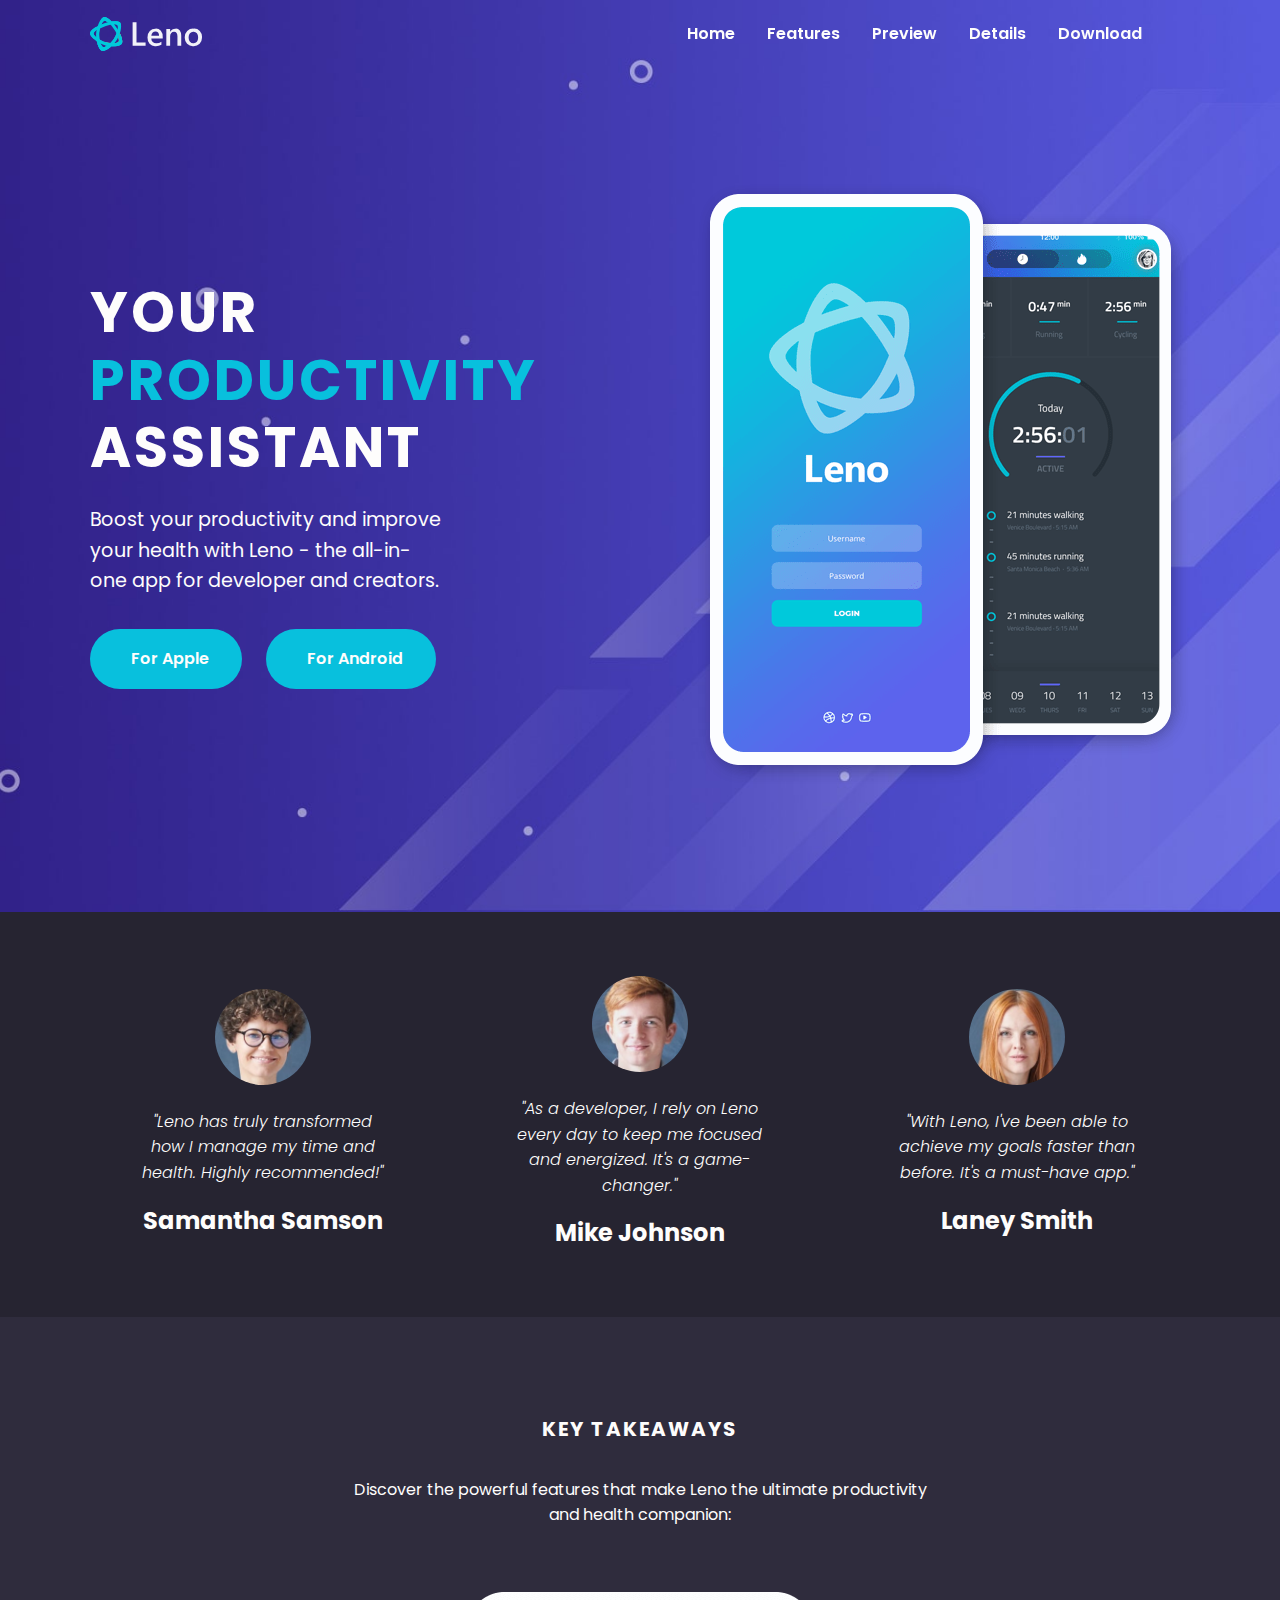
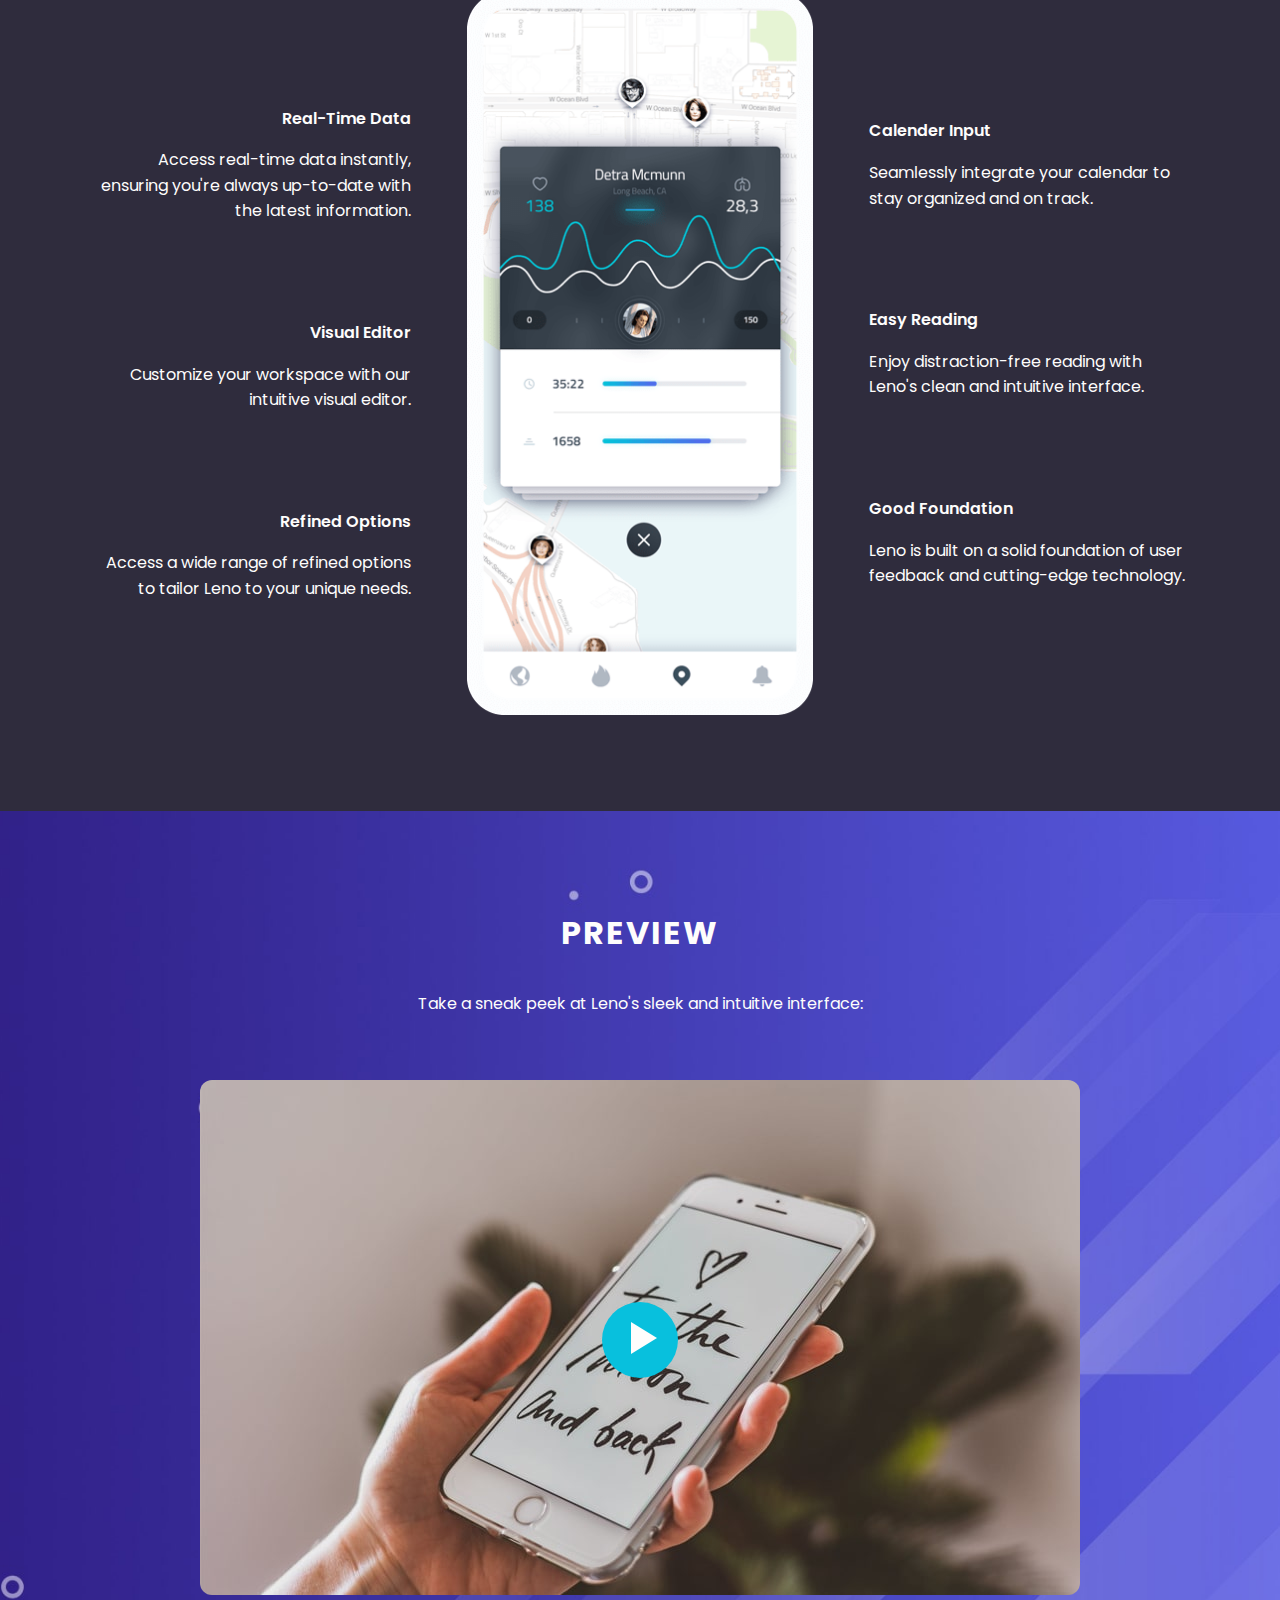
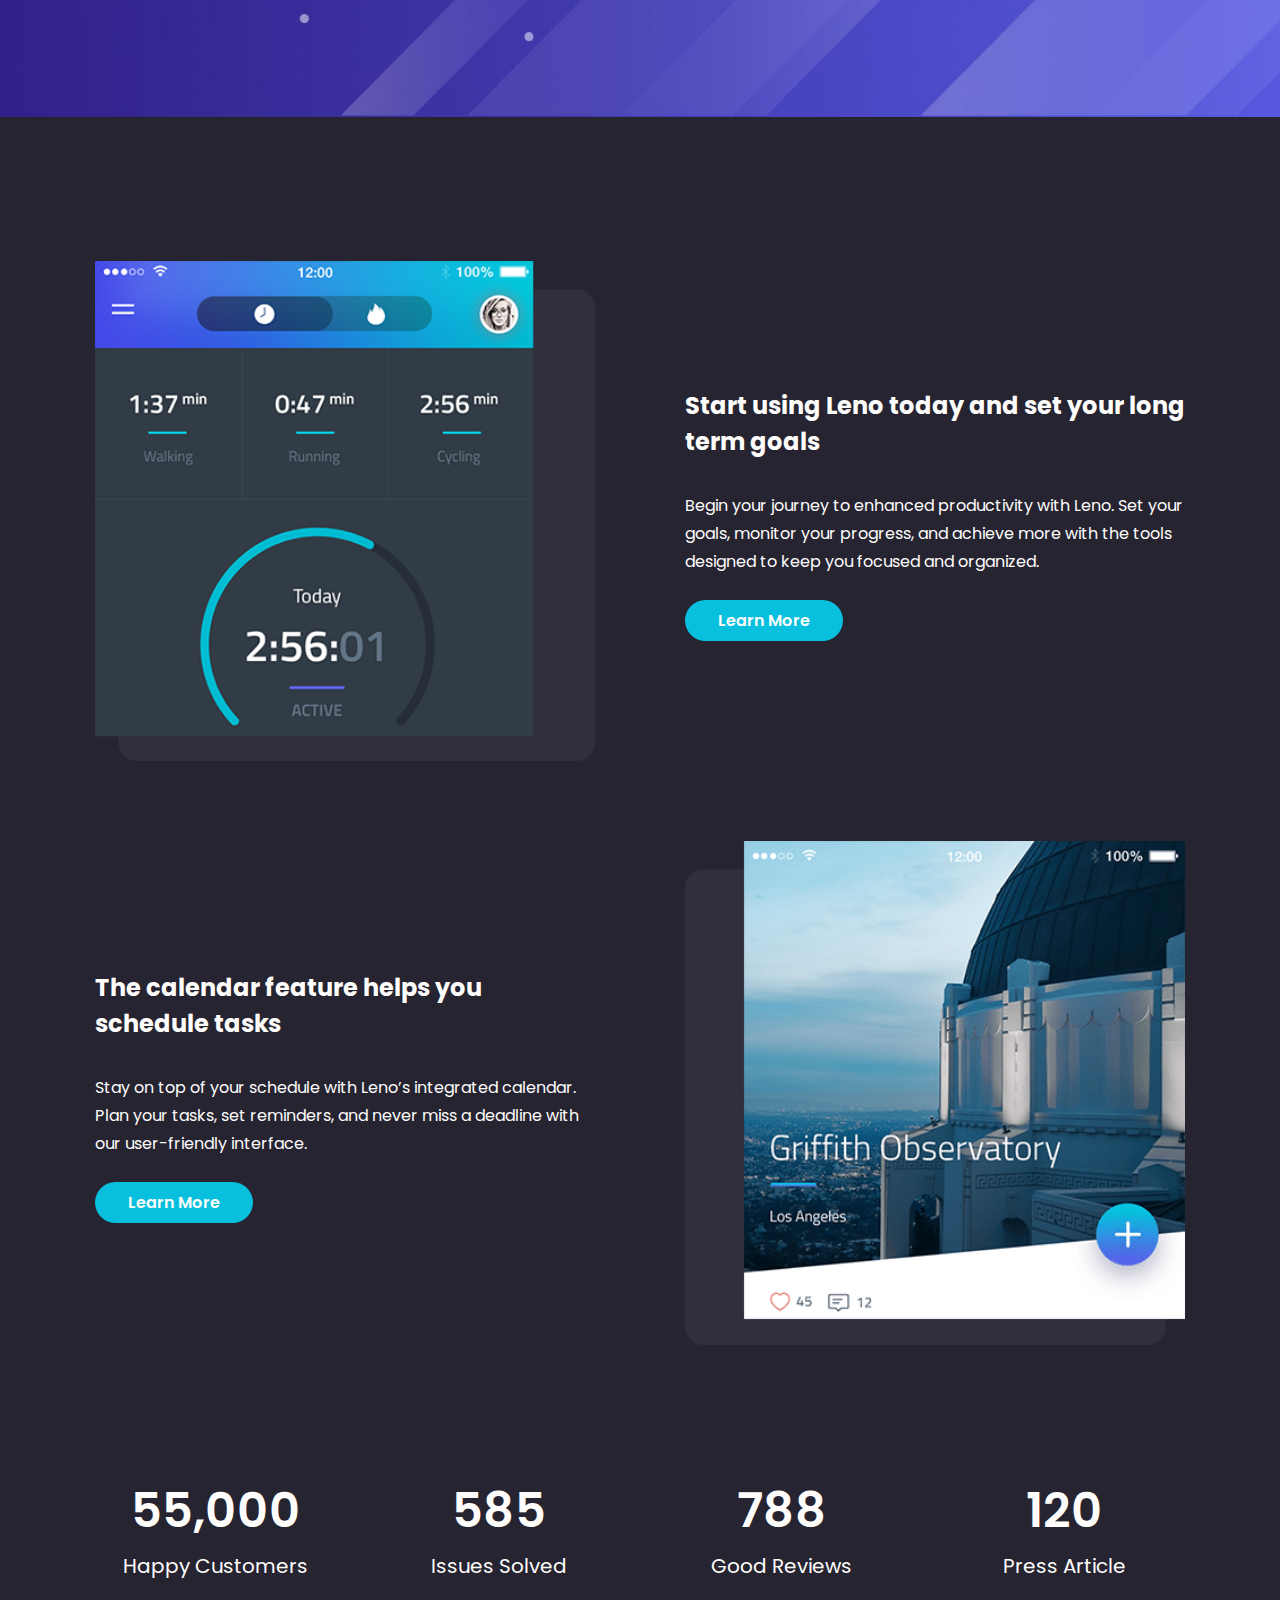
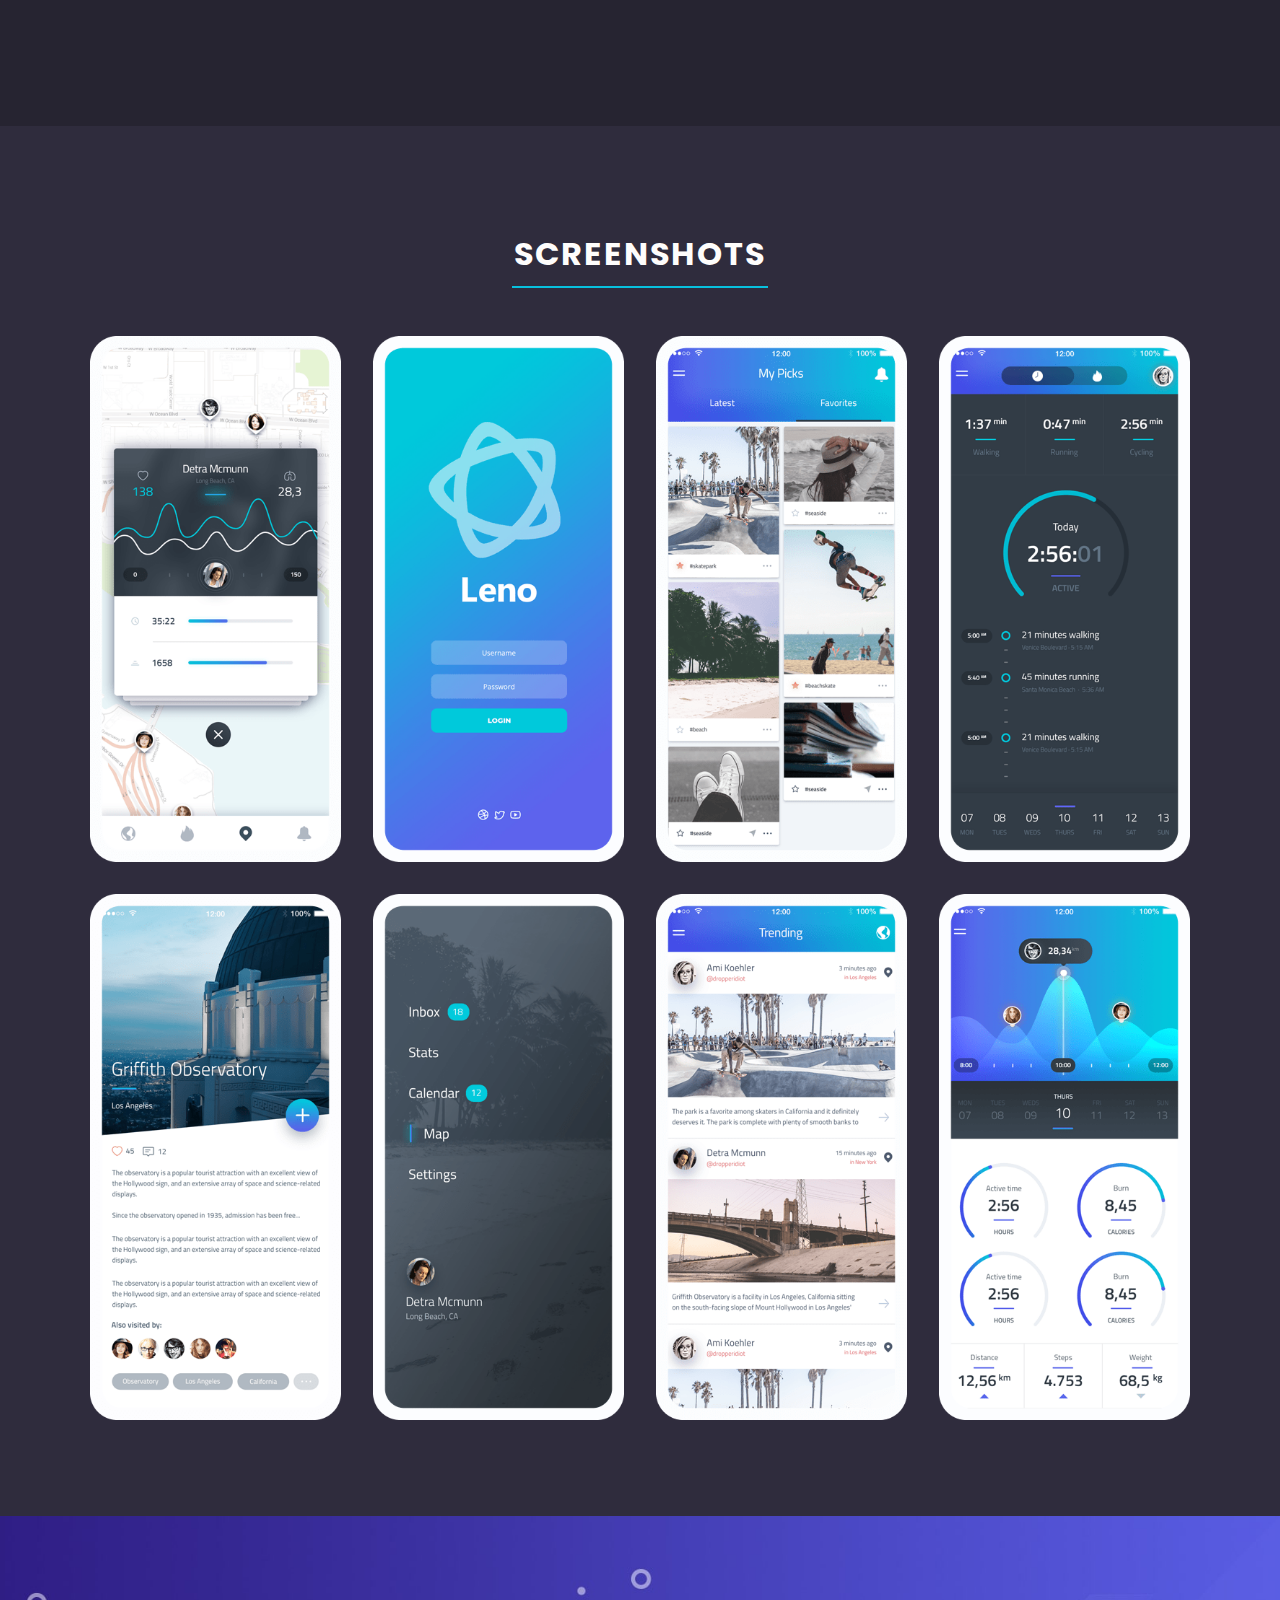
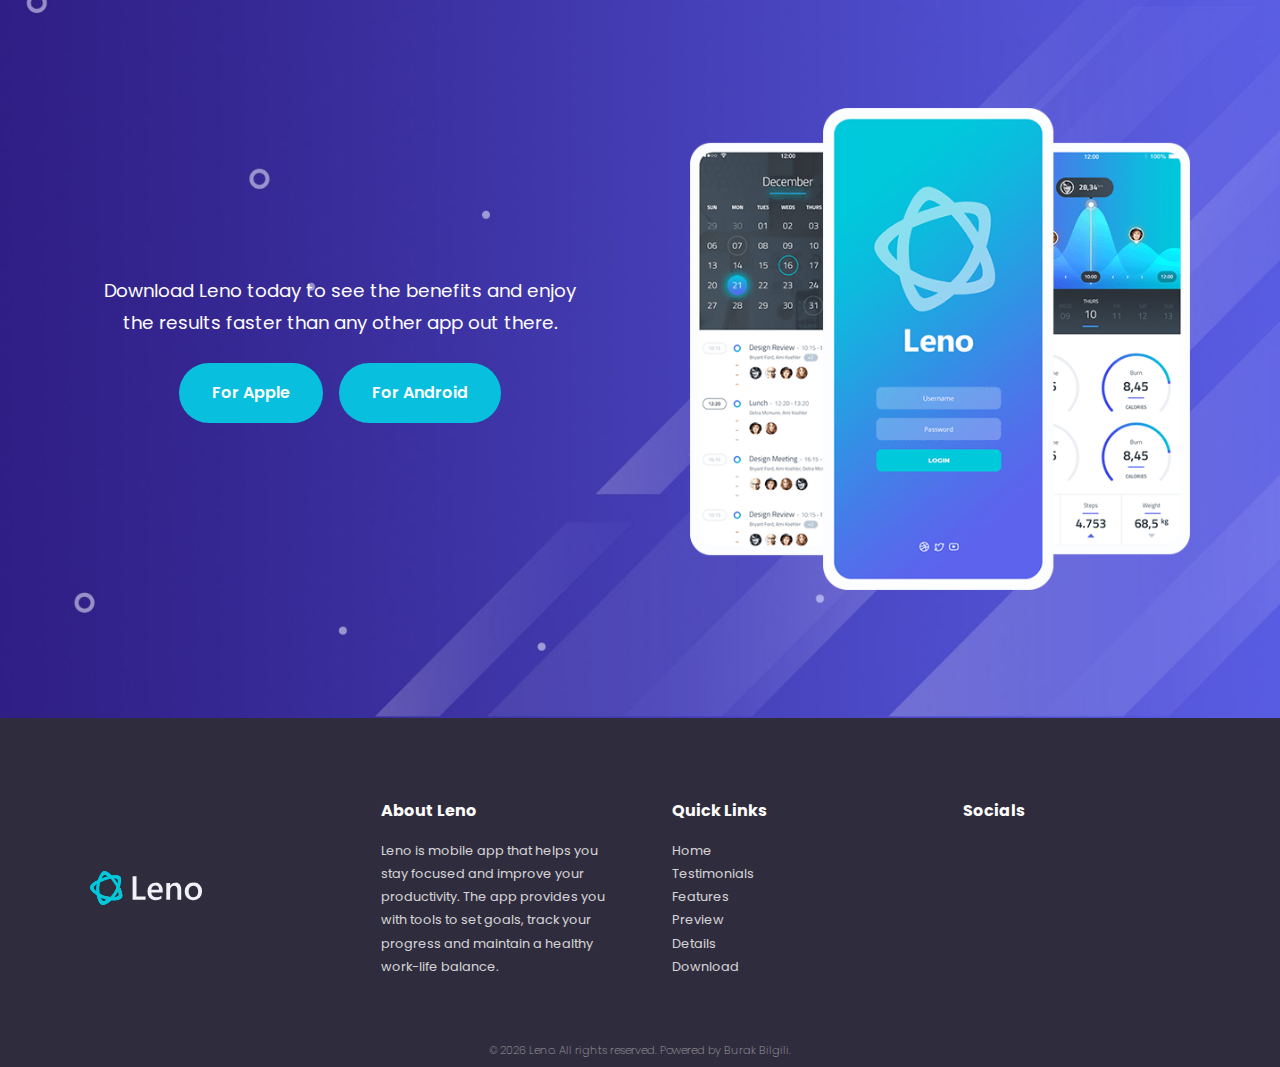
<file: index.html>
<!DOCTYPE html>
<html lang="en">
  <head>
    <meta charset="UTF-8" />
    <meta name="viewport" content="width=device-width, initial-scale=1.0" />
    <link rel="shortcut icon" href="./assets/favicon.png" type="image/x-icon" />
    <link rel="stylesheet" href="./styles/index.css" />
    <link
      rel="stylesheet"
      href="https://cdnjs.cloudflare.com/ajax/libs/font-awesome/6.6.0/css/all.min.css"
      integrity="sha512-Kc323vGBEqzTmouAECnVceyQqyqdsSiqLQISBL29aUW4U/M7pSPA/gEUZQqv1cwx4OnYxTxve5UMg5GT6L4JJg=="
      crossorigin="anonymous"
      referrerpolicy="no-referrer" />
    <script src="./scripts/index.js" defer></script>
    <title>Welcome to Leno</title>
  </head>
  <body>
    <nav class="navbar">
      <div class="navbar__background"></div>
      <div class="navbar__container container">
        <div class="navbar__logo">
          <a href="/">
            <img
              src="./svgs/logo.svg"
              alt="Leno Logo - Home Page Button"
              width="112"
              height="36" />
          </a>
        </div>
        <div class="navbar__menu">
          <ul class="navbar__menu-list">
            <li class="navbar__menu-item">
              <a href="/" class="navbar__menu-link">Home</a>
            </li>
            <li class="navbar__menu-item">
              <a href="#features" class="navbar__menu-link">Features</a>
            </li>
            <li class="navbar__menu-item">
              <a href="#preview" class="navbar__menu-link">Preview</a>
            </li>
            <li class="navbar__menu-item">
              <a href="#details" class="navbar__menu-link">Details</a>
            </li>
            <li class="navbar__menu-item">
              <a href="#download" class="navbar__menu-link">Download</a>
            </li>
            <div class="navbar__socials">
              <a
                href="https://www.linkedin.com/in/akabaytar"
                target="_blank"
                rel="noreferrer"
                class="navbar__menu-link--primary">
                <i class="fa-brands fa-linkedin-in fa-xl"></i>
              </a>
              <a
                href="https://github.com/akaBaytar"
                target="_blank"
                rel="noreferrer"
                class="navbar__menu-link--primary">
                <i class="fa-brands fa-github fa-xl"></i>
              </a>
            </div>
          </ul>
        </div>
        <div class="navbar__mobile-menu">
          <div class="navbar__mobile-menu-toggle">
            <i class="fas fa-bars fa-2x"></i>
          </div>
          <div class="navbar__mobile-menu-items">
            <ul class="navbar__mobile-menu-list">
              <li class="navbar__mobile-menu-item">
                <a href="/" class="navbar__mobile-menu-link">Home</a>
              </li>
              <li class="navbar__mobile-menu-item">
                <a href="#features" class="navbar__mobile-menu-link">
                  Features
                </a>
              </li>
              <li class="navbar__mobile-menu-item">
                <a href="#preview" class="navbar__mobile-menu-link">Preview</a>
              </li>
              <li class="navbar__mobile-menu-item">
                <a href="#details" class="navbar__mobile-menu-link">Details</a>
              </li>
              <li class="navbar__mobile-menu-item">
                <a href="#download" class="navbar__mobile-menu-link">
                  Download
                </a>
              </li>
              <div class="navbar__socials">
                <a
                  href="https://www.linkedin.com/in/akabaytar"
                  target="_blank"
                  rel="noreferrer"
                  class="navbar__mobile-menu-link--primary">
                  <i class="fa-brands fa-linkedin-in fa-xl"></i>
                </a>
                <a
                  href="https://github.com/akaBaytar"
                  target="_blank"
                  rel="noreferrer"
                  class="navbar__mobile-menu-link--primary">
                  <i class="fa-brands fa-github fa-xl"></i>
                </a>
              </div>
            </ul>
          </div>
        </div>
      </div>
    </nav>
    <header class="hero">
      <div class="hero__container container">
        <div class="hero__content">
          <h1 class="hero__title">
            Your
            <span class="hero__title--primary">productivity</span>
            assistant
          </h1>
          <p class="hero__description">
            Boost your productivity and improve your health with Leno - the
            all-in-one app for developer and creators.
          </p>
          <div class="hero__buttons">
            <a href="./pages/details.html" class="hero__button button">
              <i class="fa-brands fa-apple"></i>
              For Apple
            </a>
            <a href="./pages/details.html" class="hero__button button">
              <i class="fa-brands fa-android"></i>
              For Android
            </a>
          </div>
        </div>
        <div class="hero__image">
          <img
            src="./images/header-smartphones.png"
            alt="smart phone illustrations side by side. The left one shows the login screen, and the right one displays the productivity tab" />
        </div>
      </div>
    </header>
    <main>
      <section id="testimonials" class="testimonials">
        <div class="testimonials__container container">
          <div class="testimonials__card">
            <div class="testimonials__image">
              <img
                src="./images/testimonial-1.jpg"
                alt="Person Portrait"
                width="96"
                height="96" />
            </div>
            <div class="testimonials__card-content">
              <em class="testimonials__card-text">
                "Leno has truly transformed how I manage my time and health.
                Highly recommended!"
              </em>
              <h3 class="testimonials__card-title">Samantha Samson</h3>
            </div>
          </div>
          <div class="testimonials__card">
            <div class="testimonials__image">
              <img
                src="./images/testimonial-2.jpg"
                alt="Person Portrait"
                width="96"
                height="96" />
            </div>
            <div class="testimonials__card-content">
              <em class="testimonials__card-text">
                "As a developer, I rely on Leno every day to keep me focused and
                energized. It's a game-changer."
              </em>
              <h3 class="testimonials__card-title">Mike Johnson</h3>
            </div>
          </div>
          <div class="testimonials__card">
            <div class="testimonials__image">
              <img
                src="./images/testimonial-3.jpg"
                alt="Person Portrait"
                width="96"
                height="96" />
            </div>
            <div class="testimonials__card-content">
              <em class="testimonials__card-text">
                "With Leno, I've been able to achieve my goals faster than
                before. It's a must-have app."
              </em>
              <h3 class="testimonials__card-title">Laney Smith</h3>
            </div>
          </div>
        </div>
      </section>
      <section id="features" class="features">
        <div class="features__container container">
          <div class="features__content">
            <h2 class="features__title">Key Takeaways</h2>
            <p class="features__description">
              Discover the powerful features that make Leno the ultimate
              productivity and health companion:
            </p>
            <div class="features__grid">
              <div class="features__grid-column--left">
                <div class="features__grid-item">
                  <div class="features__grid-item-text">
                    <h4 class="features__grid-item-text-title">
                      Real-Time Data
                    </h4>
                    <p class="features__grid-item-text-description">
                      Access real-time data instantly, ensuring you're always
                      up-to-date with the latest information.
                    </p>
                  </div>
                  <div class="features__grid-item-icon">
                    <i class="fas fa-rocket fa-4x"></i>
                  </div>
                </div>
                <div class="features__grid-item">
                  <div class="features__grid-item-text">
                    <h4 class="features__grid-item-text-title">
                      Visual Editor
                    </h4>
                    <p class="features__grid-item-text-description">
                      Customize your workspace with our intuitive visual editor.
                    </p>
                  </div>
                  <div class="features__grid-item-icon">
                    <i class="fas fa-code fa-4x"></i>
                  </div>
                </div>
                <div class="features__grid-item">
                  <div class="features__grid-item-text">
                    <h4 class="features__grid-item-text-title">
                      Refined options
                    </h4>
                    <p class="features__grid-item-text-description">
                      Access a wide range of refined options to tailor Leno to
                      your unique needs.
                    </p>
                  </div>
                  <div class="features__grid-item-icon">
                    <i class="fas fa-gem fa-4x"></i>
                  </div>
                </div>
              </div>
              <div class="features__grid-column--center">
                <picture>
                  <source
                    srcset="./images/download.png"
                    media="(width <= 75em)"
                    alt="Three smartphone illustrations" />
                  <img
                    src="./images/features-smartphone-1.png"
                    alt="Smartphone illustration" />
                </picture>
              </div>
              <div class="features__grid-column--right">
                <div class="features__grid-item">
                  <div class="features__grid-item-text">
                    <h4 class="features__grid-item-text-title">
                      Calender input
                    </h4>
                    <p class="features__grid-item-text-description">
                      Seamlessly integrate your calendar to stay organized and
                      on track.
                    </p>
                  </div>
                  <div class="features__grid-item-icon">
                    <i class="fas fa-calendar fa-4x"></i>
                  </div>
                </div>
                <div class="features__grid-item">
                  <div class="features__grid-item-text">
                    <h4 class="features__grid-item-text-title">Easy Reading</h4>
                    <p class="features__grid-item-text-description">
                      Enjoy distraction-free reading with Leno's clean and
                      intuitive interface.
                    </p>
                  </div>
                  <div class="features__grid-item-icon">
                    <i class="fas fa-book fa-4x"></i>
                  </div>
                </div>
                <div class="features__grid-item">
                  <div class="features__grid-item-text">
                    <h4 class="features__grid-item-text-title">
                      Good Foundation
                    </h4>
                    <p class="features__grid-item-text-description">
                      Leno is built on a solid foundation of user feedback and
                      cutting-edge technology.
                    </p>
                  </div>
                  <div class="features__grid-item-icon">
                    <i class="fas fa-cube fa-4x"></i>
                  </div>
                </div>
              </div>
            </div>
          </div>
        </div>
      </section>
      <section id="preview" class="preview">
        <div class="preview__container container">
          <div class="preview__content">
            <h2 class="preview__title">Preview</h2>
            <p class="preview__description">
              Take a sneak peek at Leno's sleek and intuitive interface:
            </p>
            <div class="preview__image-container">
              <div class="preview__video-wrapper">
                <img
                  src="./images/video-frame.jpg"
                  alt="A woman's hand is holding a phone, with handwritten-style text displayed on the phone screen" />
                <button type="button" class="preview__video-button">
                  <span class="preview__video-play-button">
                    <span></span>
                  </span>
                </button>
              </div>
            </div>
          </div>
        </div>
      </section>
      <div class="modal" id="video-modal">
        <div class="modal__content">
          <iframe
            src=""
            title="Gandalf Sax Guy"
            frameborder="0"
            id="video-player"
            allowfullscreen
            referrerpolicy="strict-origin-when-cross-origin"></iframe>
        </div>
      </div>
      <section id="details" class="details">
        <div class="details__container container">
          <div class="details__grid">
            <div class="details__grid-image">
              <img src="./images/details-1.png" alt="Leno App Screenshot" />
            </div>
            <div class="details__grid-content">
              <h3 class="details__grid-heading">
                Start using Leno today and set your long term goals
              </h3>
              <p class="details__grid-description">
                Begin your journey to enhanced productivity with Leno. Set your
                goals, monitor your progress, and achieve more with the tools
                designed to keep you focused and organized.
              </p>
              <a
                href="./pages/details.html"
                class="details__grid-button button">
                Learn More
              </a>
            </div>
            <div class="details__grid-content">
              <h3 class="details__grid-heading">
                The calendar feature helps you schedule tasks
              </h3>
              <p class="details__grid-description">
                Stay on top of your schedule with Leno’s integrated calendar.
                Plan your tasks, set reminders, and never miss a deadline with
                our user-friendly interface.
              </p>
              <a
                href="./pages/details.html"
                class="details__grid-button button">
                Learn More
              </a>
            </div>
            <div class="details__grid-image">
              <img
                src="./images/details-2.png"
                alt="Griffith Observatory - Los Angeles" />
            </div>
          </div>
          <div class="details__icons">
            <div class="details__icons-item">
              <i class="fas fa-users fa-4x"></i>
              <div class="details__icons-amount">55,000</div>
              <h4 class="details__icons-title">Happy Customers</h4>
            </div>
            <div class="details__icons-item">
              <i class="fas fa-code fa-4x"></i>
              <div class="details__icons-amount">585</div>
              <h4 class="details__icons-title">Issues Solved</h4>
            </div>
            <div class="details__icons-item">
              <i class="fas fa-comment fa-4x"></i>
              <div class="details__icons-amount">788</div>
              <h4 class="details__icons-title">Good Reviews</h4>
            </div>
            <div class="details__icons-item">
              <i class="fas fa-edit fa-4x"></i>
              <div class="details__icons-amount">120</div>
              <h4 class="details__icons-title">Press Article</h4>
            </div>
          </div>
        </div>
      </section>
      <section id="screenshots" class="screenshots">
        <div class="screenshots__container container">
          <div class="screenshots__content">
            <h2 class="screenshots__title">Screenshots</h2>
          </div>
          <div class="screenshots__images">
            <img src="./images/screenshot-1.png" alt="Leno App Screenshot" />
            <img src="./images/screenshot-2.png" alt="Leno App Screenshot" />
            <img src="./images/screenshot-3.png" alt="Leno App Screenshot" />
            <img src="./images/screenshot-4.png" alt="Leno App Screenshot" />
            <img src="./images/screenshot-5.png" alt="Leno App Screenshot" />
            <img src="./images/screenshot-6.png" alt="Leno App Screenshot" />
            <img src="./images/screenshot-7.png" alt="Leno App Screenshot" />
            <img src="./images/screenshot-8.png" alt="Leno App Screenshot" />
          </div>
        </div>
      </section>
      <section id="download" class="download">
        <div class="download__container container">
          <div class="download__content">
            <p class="download__description">
              Download Leno today to see the benefits and enjoy the results
              faster than any other app out there.
            </p>
            <div class="download__buttons">
              <a href="./pages/details.html" class="download__button button">
                <i class="fa-brands fa-apple"></i>
                For Apple
              </a>
              <a href="./pages/details.html" class="download__button button">
                <i class="fa-brands fa-android"></i>
                For Android
              </a>
            </div>
          </div>
          <div class="download__image">
            <img
              src="./images/download.png"
              alt="Three smartphone illustrations" />
          </div>
        </div>
      </section>
    </main>
    <footer class="footer">
      <div class="footer__container container">
        <div class="footer__top">
          <div class="footer__logo">
            <img src="./svgs/logo.svg" alt="Leno Logo" />
          </div>
          <div class="footer__about">
            <h4 class="footer__title">About Leno</h4>
            <p class="footer__description">
              Leno is mobile app that helps you stay focused and improve your
              productivity. The app provides you with tools to set goals, track
              your progress and maintain a healthy work-life balance.
            </p>
          </div>
          <div class="footer__links">
            <h4 class="footer__title">Quick Links</h4>
            <ul class="footer__links-list">
              <li class="footer__links-item">
                <a href="/" class="footer__links-link">Home</a>
              </li>
              <li class="footer__links-item">
                <a href="#testimonials" class="footer__links-link">
                  Testimonials
                </a>
              </li>
              <li class="footer__links-item">
                <a href="#features" class="footer__links-link">Features</a>
              </li>
              <li class="footer__links-item">
                <a href="#preview" class="footer__links-link">Preview</a>
              </li>
              <li class="footer__links-item">
                <a href="#details" class="footer__links-link">Details</a>
              </li>
              <li class="footer__links-item">
                <a href="#download" class="footer__links-link">Download</a>
              </li>
            </ul>
          </div>
          <div class="footer__social">
            <h4 class="footer__title">Socials</h4>
            <div class="footer__social-icons">
              <a
                href="https://www.linkedin.com/in/akabaytar"
                target="_blank"
                rel="noreferrer"
                class="footer__social-link">
                <i class="fa-brands fa-linkedin-in"></i>
              </a>
              <a
                href="https://github.com/akaBaytar"
                target="_blank"
                rel="noreferrer"
                class="footer__social-link">
                <i class="fa-brands fa-github"></i>
              </a>
              <a
                href="https://x.com/akaBaytar"
                target="_blank"
                rel="noreferrer"
                class="footer__social-link">
                <i class="fa-brands fa-x-twitter"></i>
              </a>
            </div>
          </div>
        </div>
        <div class="footer__copyright">
          &copy;
          <span id="date"></span>
          Leno. All rights reserved. Powered by
          <a
            href="https://www.linkedin.com/in/akabaytar"
            target="_blank"
            rel="noreferrer"
            class="footer__social-link">
            Burak Bilgili.
          </a>
        </div>
      </div>
    </footer>
  </body>
</html>
</file>
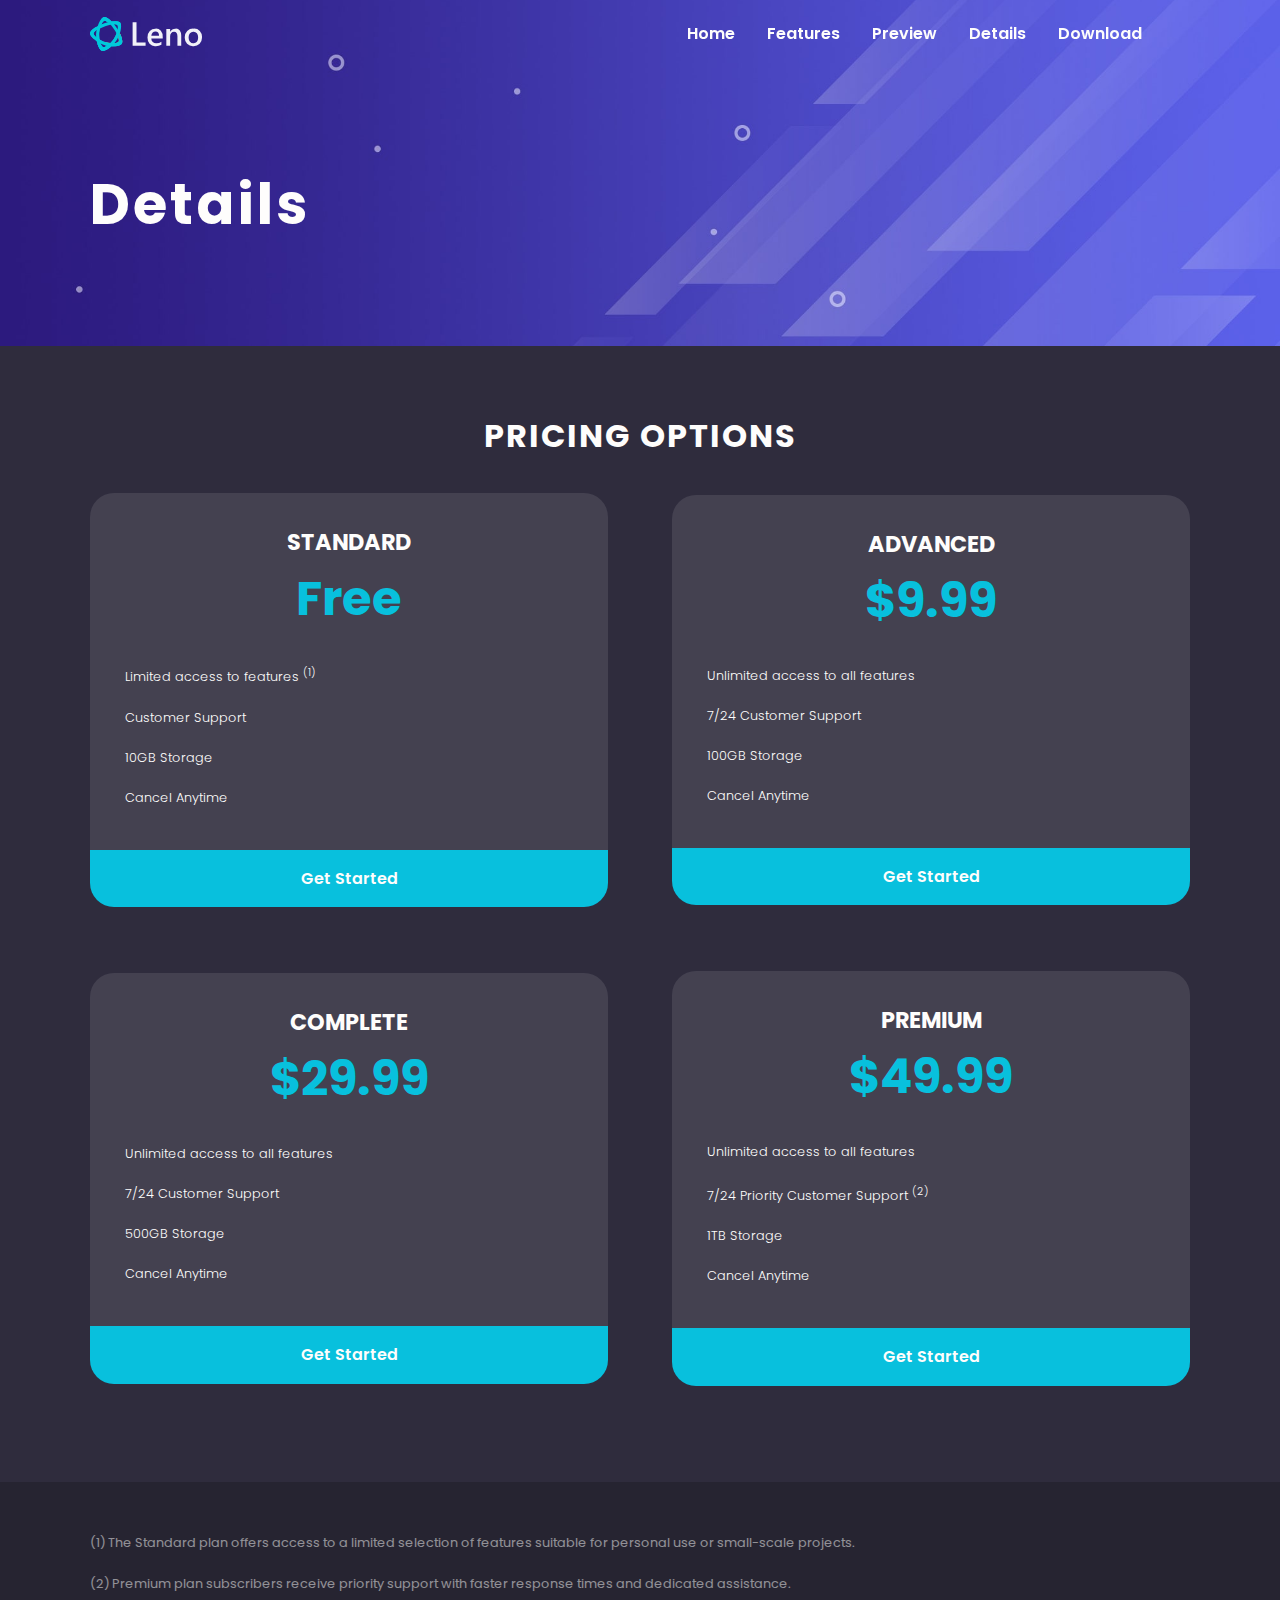
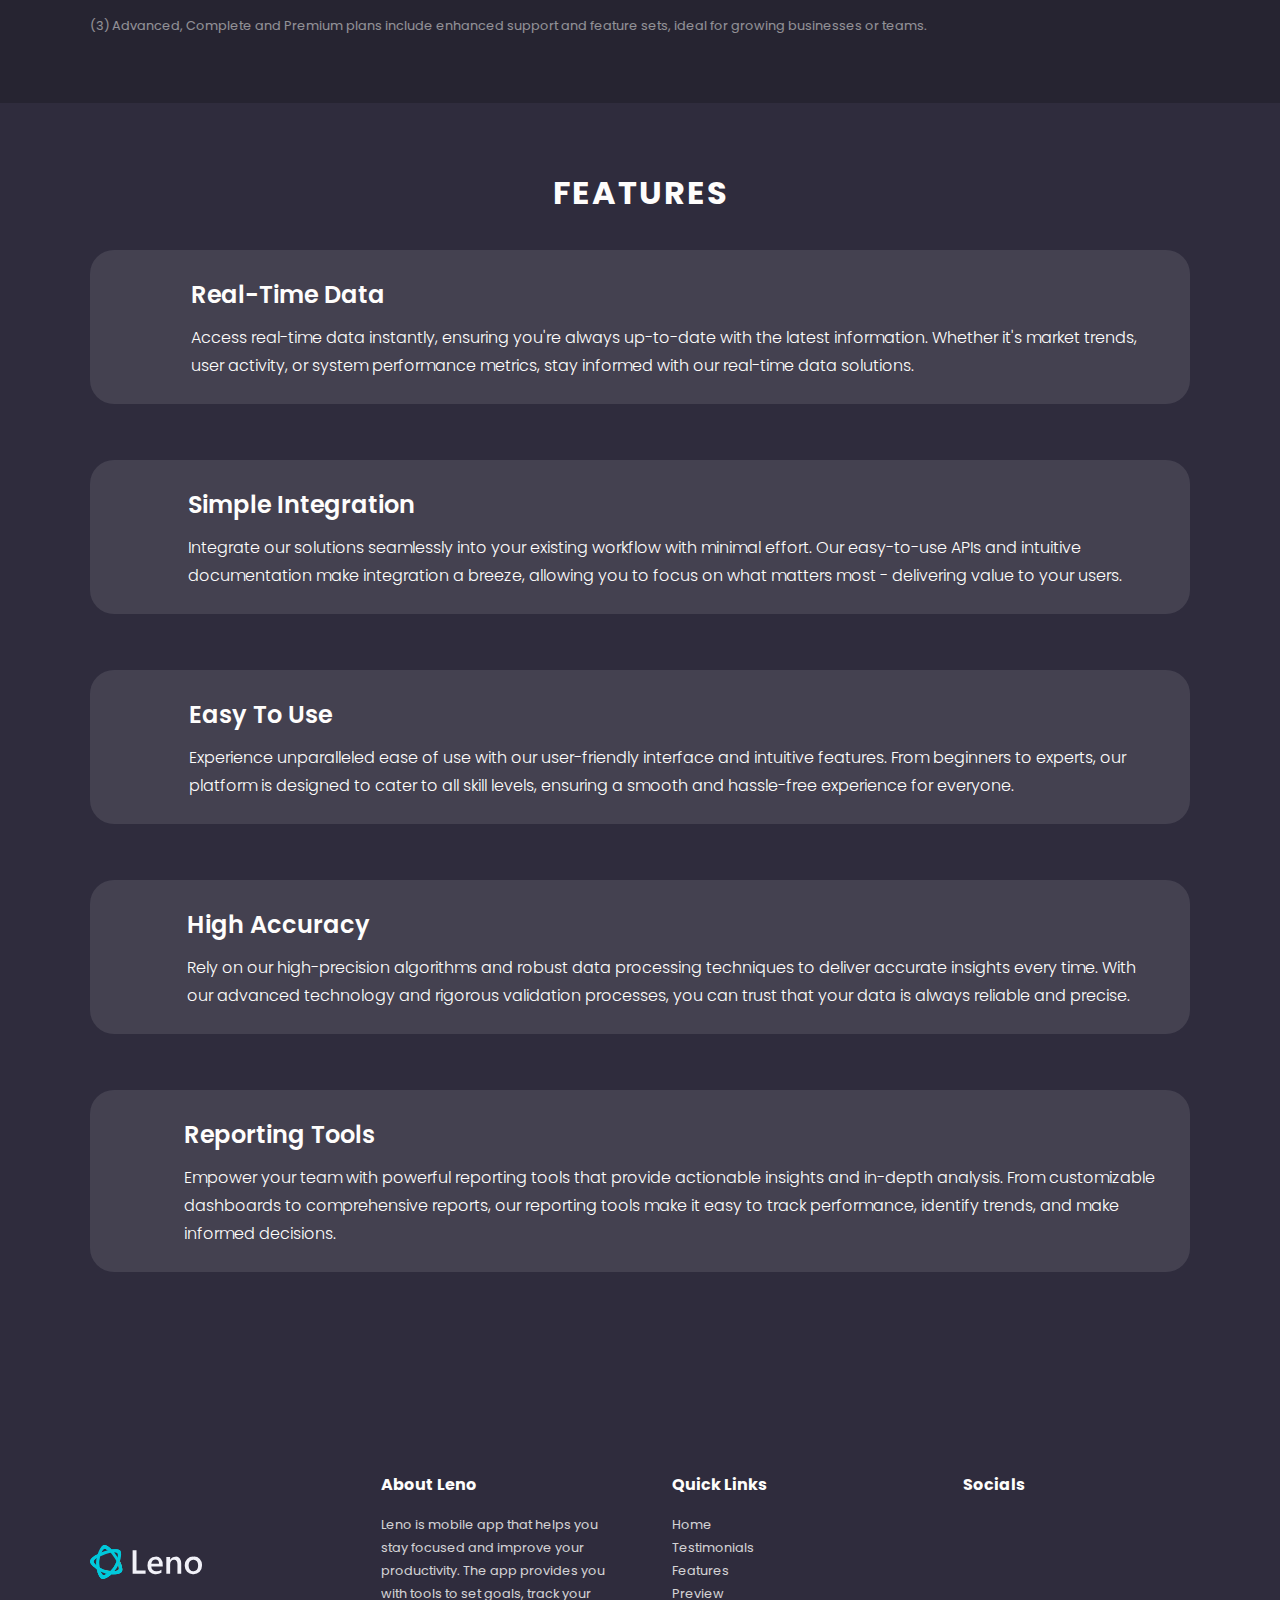
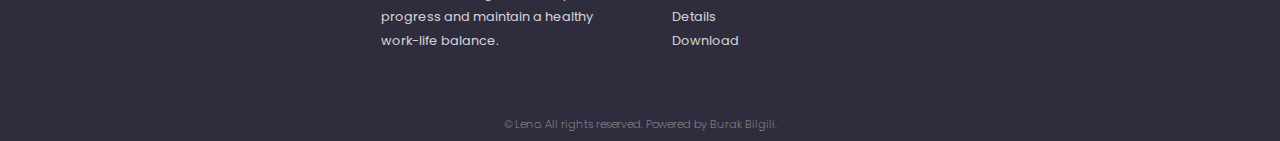
<file: pages/details.html>
<!DOCTYPE html>
<html lang="en">
  <head>
    <meta charset="UTF-8" />
    <meta name="viewport" content="width=device-width, initial-scale=1.0" />
    <link
      rel="shortcut icon"
      href="../assets/favicon.png"
      type="image/x-icon" />
    <link rel="stylesheet" href="../styles/index.css" />
    <link
      rel="stylesheet"
      href="https://cdnjs.cloudflare.com/ajax/libs/font-awesome/6.6.0/css/all.min.css"
      integrity="sha512-Kc323vGBEqzTmouAECnVceyQqyqdsSiqLQISBL29aUW4U/M7pSPA/gEUZQqv1cwx4OnYxTxve5UMg5GT6L4JJg=="
      crossorigin="anonymous"
      referrerpolicy="no-referrer" />
    <script src="../scripts/index.js" defer></script>
    <title>Leno - Details</title>
  </head>
  <body>
    <nav class="navbar">
      <div class="navbar__background"></div>
      <div class="navbar__container container">
        <div class="navbar__logo">
          <a href="/">
            <img
              src="../svgs/logo.svg"
              alt="Leno Logo - Home Page Button"
              width="112"
              height="36" />
          </a>
        </div>
        <div class="navbar__menu">
          <ul class="navbar__menu-list">
            <li class="navbar__menu-item">
              <a href="../index.html" class="navbar__menu-link">Home</a>
            </li>
            <li class="navbar__menu-item">
              <a href="../index.html#features" class="navbar__menu-link">
                Features
              </a>
            </li>
            <li class="navbar__menu-item">
              <a href="../index.html#preview" class="navbar__menu-link">
                Preview
              </a>
            </li>
            <li class="navbar__menu-item">
              <a href="../index.html/#details" class="navbar__menu-link">
                Details
              </a>
            </li>
            <li class="navbar__menu-item">
              <a href="../index.html/#download" class="navbar__menu-link">
                Download
              </a>
            </li>
            <div class="navbar__socials">
              <a
                href="https://www.linkedin.com/in/akabaytar"
                target="_blank"
                rel="noreferrer"
                class="navbar__menu-link--primary">
                <i class="fa-brands fa-linkedin-in fa-xl"></i>
              </a>
              <a
                href="https://github.com/akaBaytar"
                target="_blank"
                rel="noreferrer"
                class="navbar__menu-link--primary">
                <i class="fa-brands fa-github fa-xl"></i>
              </a>
            </div>
          </ul>
        </div>
        <div class="navbar__mobile-menu">
          <div class="navbar__mobile-menu-toggle">
            <i class="fas fa-bars fa-2x"></i>
          </div>
          <div class="navbar__mobile-menu-items">
            <ul class="navbar__mobile-menu-list">
              <li class="navbar__mobile-menu-item">
                <a href="../index.html" class="navbar__mobile-menu-link">
                  Home
                </a>
              </li>
              <li class="navbar__mobile-menu-item">
                <a
                  href="../index.html#features"
                  class="navbar__mobile-menu-link">
                  Features
                </a>
              </li>
              <li class="navbar__mobile-menu-item">
                <a
                  href="../index.html#preview"
                  class="navbar__mobile-menu-link">
                  Preview
                </a>
              </li>
              <li class="navbar__mobile-menu-item">
                <a
                  href="../index.html#details"
                  class="navbar__mobile-menu-link">
                  Details
                </a>
              </li>
              <li class="navbar__mobile-menu-item">
                <a
                  href="../index.html#download"
                  class="navbar__mobile-menu-link">
                  Download
                </a>
              </li>
              <div class="navbar__socials">
                <a
                  href="https://www.linkedin.com/in/akabaytar"
                  target="_blank"
                  rel="noreferrer"
                  class="navbar__mobile-menu-link--primary">
                  <i class="fa-brands fa-linkedin-in fa-xl"></i>
                </a>
                <a
                  href="https://github.com/akaBaytar"
                  target="_blank"
                  rel="noreferrer"
                  class="navbar__mobile-menu-link--primary">
                  <i class="fa-brands fa-github fa-xl"></i>
                </a>
              </div>
            </ul>
          </div>
        </div>
      </div>
    </nav>
    <main>
      <header class="inner-header">
        <div class="inder-header__container container">
          <h1 class="inner-header__title">Details</h1>
        </div>
      </header>
      <section class="pricing">
        <div class="pricing__container container">
          <h2 class="pricing__title">Pricing Options</h2>
          <div class="pricing__cards">
            <div class="pricing__card">
              <div class="pricing__card-box">
                <h4 class="pricing__card-title">Standard</h4>
                <h3 class="pricing__card-price">Free</h3>
                <div class="pricing__card-body">
                  <ul class="pricing__card-list">
                    <li class="pricing__card-item">
                      <i class="fas fa-check"></i>
                      Limited access to features
                      <sup>(1)</sup>
                    </li>
                    <li class="pricing__card-item">
                      <i class="fas fa-check"></i>
                      Customer Support
                    </li>
                    <li class="pricing__card-item">
                      <i class="fas fa-check"></i>
                      10GB Storage
                    </li>
                    <li class="pricing__card-item">
                      <i class="fas fa-check"></i>
                      Cancel Anytime
                    </li>
                  </ul>
                </div>
              </div>
              <a href="details.html" class="pricing__card-button button">
                Get Started
              </a>
            </div>
            <div class="pricing__card">
              <div class="pricing__card-box">
                <h4 class="pricing__card-title">Advanced</h4>
                <h3 class="pricing__card-price">$9.99</h3>
                <div class="pricing__card-body">
                  <ul class="pricing__card-list">
                    <li class="pricing__card-item">
                      <i class="fas fa-check"></i>
                      Unlimited access to all features
                    </li>
                    <li class="pricing__card-item">
                      <i class="fas fa-check"></i>
                      7/24 Customer Support
                    </li>
                    <li class="pricing__card-item">
                      <i class="fas fa-check"></i>
                      100GB Storage
                    </li>
                    <li class="pricing__card-item">
                      <i class="fas fa-check"></i>
                      Cancel Anytime
                    </li>
                  </ul>
                </div>
              </div>
              <a href="details.html" class="pricing__card-button button">
                Get Started
              </a>
            </div>
            <div class="pricing__card">
              <div class="pricing__card-box">
                <h4 class="pricing__card-title">Complete</h4>
                <h3 class="pricing__card-price">$29.99</h3>
                <div class="pricing__card-body">
                  <ul class="pricing__card-list">
                    <li class="pricing__card-item">
                      <i class="fas fa-check"></i>
                      Unlimited access to all features
                    </li>
                    <li class="pricing__card-item">
                      <i class="fas fa-check"></i>
                      7/24 Customer Support
                    </li>
                    <li class="pricing__card-item">
                      <i class="fas fa-check"></i>
                      500GB Storage
                    </li>
                    <li class="pricing__card-item">
                      <i class="fas fa-check"></i>
                      Cancel Anytime
                    </li>
                  </ul>
                </div>
              </div>
              <a href="details.html" class="pricing__card-button button">
                Get Started
              </a>
            </div>
            <div class="pricing__card">
              <div class="pricing__card-box">
                <h4 class="pricing__card-title">Premium</h4>
                <h3 class="pricing__card-price">$49.99</h3>
                <div class="pricing__card-body">
                  <ul class="pricing__card-list">
                    <li class="pricing__card-item">
                      <i class="fas fa-check"></i>
                      Unlimited access to all features
                    </li>
                    <li class="pricing__card-item">
                      <i class="fas fa-check"></i>
                      7/24 Priority Customer Support
                      <sup>(2)</sup>
                    </li>
                    <li class="pricing__card-item">
                      <i class="fas fa-check"></i>
                      1TB Storage
                    </li>
                    <li class="pricing__card-item">
                      <i class="fas fa-check"></i>
                      Cancel Anytime
                    </li>
                  </ul>
                </div>
              </div>
              <a href="details.html" class="pricing__card-button button">
                Get Started
              </a>
            </div>
          </div>
        </div>
      </section>
      <section class="notes">
        <div class="notes__container container">
          <p class="notes__text">
            (1) The Standard plan offers access to a limited selection of
            features suitable for personal use or small-scale projects.
          </p>
          <p class="notes__text">
            (2) Premium plan subscribers receive priority support with faster
            response times and dedicated assistance.
          </p>
          <p class="notes__text">
            (3) Advanced, Complete and Premium plans include enhanced support
            and feature sets, ideal for growing businesses or teams.
          </p>
        </div>
      </section>
      <section class="details-features">
        <div class="details-features__container container">
          <h2 class="details-features__title">Features</h2>
          <div class="details-features__list">
            <div class="details-features__list-item">
              <i class="fas fa-rocket fa-4x"></i>
              <div class="details-features__list-text">
                <h3 class="details-features__list-title">Real-Time Data</h3>
                <p class="details-features__list-description">
                  Access real-time data instantly, ensuring you're always
                  up-to-date with the latest information. Whether it's market
                  trends, user activity, or system performance metrics, stay
                  informed with our real-time data solutions.
                </p>
              </div>
            </div>
            <div class="details-features__list-item">
              <i class="fas fa-user fa-4x"></i>
              <div class="details-features__list-text">
                <h3 class="details-features__list-title">Simple Integration</h3>
                <p class="details-features__list-description">
                  Integrate our solutions seamlessly into your existing workflow
                  with minimal effort. Our easy-to-use APIs and intuitive
                  documentation make integration a breeze, allowing you to focus
                  on what matters most - delivering value to your users.
                </p>
              </div>
            </div>
            <div class="details-features__list-item">
              <i class="fas fa-code fa-4x"></i>
              <div class="details-features__list-text">
                <h3 class="details-features__list-title">Easy To Use</h3>
                <p class="details-features__list-description">
                  Experience unparalleled ease of use with our user-friendly
                  interface and intuitive features. From beginners to experts,
                  our platform is designed to cater to all skill levels,
                  ensuring a smooth and hassle-free experience for everyone.
                </p>
              </div>
            </div>
            <div class="details-features__list-item">
              <i class="fas fa-compass fa-4x"></i>
              <div class="details-features__list-text">
                <h3 class="details-features__list-title">High Accuracy</h3>
                <p class="details-features__list-description">
                  Rely on our high-precision algorithms and robust data
                  processing techniques to deliver accurate insights every time.
                  With our advanced technology and rigorous validation
                  processes, you can trust that your data is always reliable and
                  precise.
                </p>
              </div>
            </div>
            <div class="details-features__list-item">
              <i class="fas fa-chart-pie fa-4x"></i>
              <div class="details-features__list-text">
                <h3 class="details-features__list-title">Reporting Tools</h3>
                <p class="details-features__list-description">
                  Empower your team with powerful reporting tools that provide
                  actionable insights and in-depth analysis. From customizable
                  dashboards to comprehensive reports, our reporting tools make
                  it easy to track performance, identify trends, and make
                  informed decisions.
                </p>
              </div>
            </div>
          </div>
        </div>
      </section>
    </main>
    <footer class="footer">
      <div class="footer__container container">
        <div class="footer__top">
          <div class="footer__logo">
            <img src="../svgs/logo.svg" alt="Leno Logo" />
          </div>
          <div class="footer__about">
            <h4 class="footer__title">About Leno</h4>
            <p class="footer__description">
              Leno is mobile app that helps you stay focused and improve your
              productivity. The app provides you with tools to set goals, track
              your progress and maintain a healthy work-life balance.
            </p>
          </div>
          <div class="footer__links">
            <h4 class="footer__title">Quick Links</h4>
            <ul class="footer__links-list">
              <li class="footer__links-item">
                <a href="../index.html" class="footer__links-link">Home</a>
              </li>
              <li class="footer__links-item">
                <a href="../index.html#testimonials" class="footer__links-link">
                  Testimonials
                </a>
              </li>
              <li class="footer__links-item">
                <a href="../index.html#features" class="footer__links-link">
                  Features
                </a>
              </li>
              <li class="footer__links-item">
                <a href="../index.html#preview" class="footer__links-link">
                  Preview
                </a>
              </li>
              <li class="footer__links-item">
                <a href="../index.html#details" class="footer__links-link">
                  Details
                </a>
              </li>
              <li class="footer__links-item">
                <a href="../index.html#download" class="footer__links-link">
                  Download
                </a>
              </li>
            </ul>
          </div>
          <div class="footer__social">
            <h4 class="footer__title">Socials</h4>
            <div class="footer__social-icons">
              <a
                href="https://www.linkedin.com/in/akabaytar"
                target="_blank"
                rel="noreferrer"
                class="footer__social-link">
                <i class="fa-brands fa-linkedin-in"></i>
              </a>
              <a
                href="https://github.com/akaBaytar"
                target="_blank"
                rel="noreferrer"
                class="footer__social-link">
                <i class="fa-brands fa-github"></i>
              </a>
              <a
                href="https://x.com/akaBaytar"
                target="_blank"
                rel="noreferrer"
                class="footer__social-link">
                <i class="fa-brands fa-x-twitter"></i>
              </a>
            </div>
          </div>
        </div>
        <div class="footer__copyright">
          &copy;
          <span id="date"></span>
          Leno. All rights reserved. Powered by
          <a
            href="https://www.linkedin.com/in/akabaytar"
            target="_blank"
            rel="noreferrer"
            class="footer__social-link">
            Burak Bilgili.
          </a>
        </div>
      </div>
    </footer>
  </body>
</html>
</file>
<file: styles/index.css>
/* FONT */
@import url('https://fonts.googleapis.com/css2?family=Poppins:ital,wght@0200,,300;0,400;0,600;0,700;1,400&display=swap');

/* RESETTING */
*,
*::before,
*::after {
  box-sizing: border-box;
}

:root {
  --primary: #08c0dd;
  --secondary: #262431;
  --tertiary: #2f2c3d;
  --light: #fefdfc;
}

::selection {
  background-color: var(--primary);
}

::-webkit-scrollbar {
  width: 6px;
}

::-webkit-scrollbar-track {
  background: var(--tertiary);
}

::-webkit-scrollbar-thumb {
  background: var(--primary);
}

html {
  scroll-behavior: smooth;
  font-family: 'Poppins', system-ui, -apple-system, BlinkMacSystemFont,
    'Segoe UI', Roboto, Oxygen, Ubuntu, Cantarell, 'Open Sans', 'Helvetica Neue',
    sans-serif;
}

body {
  margin: 0;
  line-height: 1.6;
  color: var(--light);
  background-color: var(--secondary);
}

main {
  min-height: 80vh;
}

a {
  color: var(--light);
  text-decoration: none;
}

ul {
  list-style-type: none;
  padding: 0;
  margin: 0;
}

img {
  display: block;
  max-width: 100%;
}

iframe {
  border: none;
  height: 100%;
  display: block;
  border-radius: 12px;
  margin-inline: auto;
  aspect-ratio: 16 / 9;
}

input,
button,
textarea,
::placeholder {
  font-family: inherit;
}

button {
  border: none;
  background: transparent;
}

h1,
h2,
h3,
h4,
p {
  margin: 0;
}

h1 {
  letter-spacing: 3px;
  font-size: clamp(2rem, 0.5535714285714286rem + 4.285714285714286vw, 3.5rem);
}

h2 {
  letter-spacing: 2px;
  font-size: clamp(1.25rem, 0.5267857142857143rem + 2.142857142857143vw, 2rem);
}

h3 {
  font-size: clamp(1rem, 0.5178571428571428rem + 1.4285714285714286vw, 1.5rem);
}

p,
em {
  font-size: clamp(0.9rem, 0.8035714285714286rem + 0.28571428571428564vw, 1rem);
}

/* UTILITIES */
.container {
  max-width: 68.75rem;
  margin-inline: auto;
}

.button {
  padding: 0.5rem 2rem;
  background-color: var(--primary);
  border: 1px solid transparent;
  color: var(--light);
  font-weight: 600;
  border-radius: 50px;
  transition: background-color 0.25s ease-in-out, scale 0.1s ease-in-out;
}

.button:hover {
  background-color: var(--secondary);
  border-color: var(--primary);
}

.button:active {
  scale: 0.98;
}

/* NAVBAR */
.navbar {
  position: fixed;
  z-index: 100;
  width: 100%;
  padding: 1rem 2rem;
  background-color: transparent;
  transition: background-color 0.5s ease-in-out;
}

.navbar.scroll {
  background-color: rgba(38, 36, 49, 0.8);
  backdrop-filter: blur(8px);
}

.navbar__background {
  display: none;
  inset: 0;
  opacity: 0.95;
  display: block;
  position: absolute;
  transform: translateX(100%);
  background-color: var(--secondary);
  transition: transform 0.25s ease-in-out;
}

.navbar__background.active {
  display: none;
  transform: translateX(0);
}

.navbar__container {
  display: flex;
  align-items: center;
  justify-content: space-between;
}

.navbar__logo {
  z-index: 100;
}

.navbar__menu-list {
  display: flex;
  align-items: center;
  gap: 2rem;
  font-weight: 600;
}

.navbar__menu-link,
.navbar__mobile-menu-link {
  transition: color 0.25s ease-in-out;
}

.navbar__menu-link:hover,
.navbar__mobile-menu-link:hover {
  color: var(--primary);
}

.navbar__menu-link--primary,
.navbar__mobile-menu-link--primary {
  color: var(--primary);
  transition: color 0.25s ease-in-out;
}

.navbar__menu-link--primary:hover,
.navbar__mobile-menu-link--primary:hover {
  color: var(--light);
}

.navbar__socials {
  display: flex;
  align-items: center;
  justify-content: center;
  gap: 1rem;
}

/* MOBILE MENU */
.navbar__mobile-menu {
  display: none;
  cursor: pointer;
  z-index: 100;
}

.navbar__mobile-menu-items {
  position: absolute;
  left: 0;
  top: 100%;
  width: 100%;
  height: 100vh;
  opacity: 0.95;
  cursor: default;
  padding: 4rem 2rem;
  text-align: center;
  transform: translateX(100%);
  background-color: var(--secondary);
  transition: transform 0.25s ease-in-out;
}

.navbar__mobile-menu-items.active {
  transform: translateX(0);
}

.navbar__mobile-menu-list {
  display: flex;
  flex-direction: column;
  gap: 2rem;
  font-size: 1.25rem;
  font-weight: 600;
}

/* HERO */
.hero {
  padding: 11.5rem 2rem 8rem;
  background: #000 url('../assets/header-background.jpg');
  background-position: center center;
  background-repeat: no-repeat;
  background-size: cover;
}

.hero__container {
  display: flex;
  gap: 2rem;
  align-items: center;
  justify-content: space-between;
}

.hero__content {
  max-width: 31.25rem;
}

.hero__title {
  text-transform: uppercase;
  font-weight: 700;
  line-height: 1.2;
}

.hero__title--primary {
  color: var(--primary);
}

.hero__description {
  margin-top: 1.5rem;
  font-size: 1.2rem;
  text-wrap: balance;
  line-height: 1.6;
}

.hero__image img {
  max-width: 31.25rem;
}

.hero__buttons {
  display: flex;
  gap: 1.5rem;
  align-items: center;
  justify-content: flex-start;
  margin-top: 2rem;
}

.hero__button {
  display: flex;
  align-items: center;
  justify-content: center;
  padding: 1rem 2rem;
  gap: 0.5rem;
}

/* TESTIMONIALS */
.testimonials {
  padding: 4rem 2rem;
  text-align: center;
}

.testimonials__container {
  display: grid;
  gap: 2rem;
  align-items: center;
  justify-content: center;
  grid-template-columns: repeat(3, 1fr);
}

.testimonials__card {
  padding-inline: 3rem;
}

.testimonials__image img {
  border-radius: 50%;
  margin-inline: auto;
  margin-bottom: 1.5rem;
}

.testimonials__card-text {
  display: inline-block;
  margin-bottom: 1rem;
  font-weight: 300;
}

/* FEATURES */
.features {
  padding: 6rem 2rem;
  background-color: var(--tertiary);
}

.features__container {
  text-align: center;
}

.features__title {
  font-size: 1.25rem;
  text-transform: uppercase;
  margin-bottom: 2rem;
}

.features__description {
  max-width: 37.5rem;
  margin: 1rem auto 4rem;
}

.features__grid {
  display: grid;
  gap: 2rem;
  grid-template-columns: repeat(3, 1fr);
}

.features__grid-column--left,
.features__grid-column--center,
.features__grid-column--right {
  display: flex;
  flex-direction: column;
  align-items: center;
  justify-content: center;
  gap: 6rem;
}

.features__grid-item {
  display: flex;
  align-items: flex-start;
  justify-content: flex-start;
  text-align: right;
  gap: 1.5rem;
}

.features__grid-item-text-title {
  font-weight: 600;
  margin-bottom: 1rem;
  text-transform: capitalize;
}

.features__grid-item-icon {
  margin-top: 2rem;
}

.features__grid-item-icon i {
  color: var(--primary);
}

.features__grid-column--right .features__grid-item {
  flex-direction: row-reverse;
  text-align: left;
}

/* PREVIEW */
.preview {
  background-image: url('../assets/video-background.jpg');
  background-position: center center;
  background-repeat: no-repeat;
  background-size: cover;
}

.preview__container {
  padding: 6rem 2rem;
  text-align: center;
}

.preview__title {
  margin-bottom: 2rem;
  text-transform: uppercase;
}

.preview__description {
  max-width: 37.5rem;
  margin: 1rem auto 4rem;
}

.preview__video-wrapper {
  position: relative;
}

.preview__video-wrapper img {
  margin-inline: auto;
  border-radius: 12px;
}

.preview__video-play-button {
  position: absolute;
  display: block;
  width: 2rem;
  height: 2.75rem;
  top: 48%;
  left: 50%;
  z-index: 1;
  padding: 1.25rem;
  padding-bottom: 1.75rem;
  cursor: pointer;
  border-radius: 50%;
  box-sizing: content-box;
  transform: translateX(-50%) translateY(-50%);
}

.preview__video-play-button::after {
  content: '';
  position: absolute;
  display: block;
  top: 50%;
  left: 50%;
  z-index: 1;
  transform: translateX(-50%) translateY(-50%);
  background-color: var(--primary);
  height: 4.375rem;
  aspect-ratio: 1;
  border-radius: 50%;
  transition: all 200ms;
}

.preview__video-play-button span {
  position: relative;
  display: block;
  z-index: 5;
  top: 0.55rem;
  left: 0.45rem;
  width: 0;
  height: 0;
  border-top: 1rem solid transparent;
  border-bottom: 1rem solid transparent;
  border-left: 1.625rem solid var(--light);
}

.preview__video-play-button::before {
  content: '';
  position: absolute;
  top: 50%;
  left: 50%;
  z-index: 0;
  display: block;
  width: 4.75rem;
  aspect-ratio: 1;
  background-color: var(--primary);
  border-radius: 50%;
  transform: translateX(-50%) translateY(-50%);
  animation: pulse-effect 1500ms ease-out infinite;
}

@keyframes pulse-effect {
  0% {
    transform: translateX(-50%) translateY(-50%) scale(1);
    opacity: 1;
  }

  100% {
    transform: translateX(-50%) translateY(-50%) scale(1.25);
    opacity: 0;
  }
}

.modal {
  position: fixed;
  inset: 0;
  z-index: 10;
  display: none;
  align-items: center;
  justify-content: center;
  background-color: rgba(0, 0, 0, 0.5);
}

.modal__content {
  position: relative;
  margin-inline: 2rem;
  border-radius: 12px;
  width: min(100vw, 55rem);
  aspect-ratio: 16 / 9;
  border: 1px solid var(--tertiary);
  background-color: rgba(0, 0, 0, 0.5);
}

/* DETAILS */
.details {
  padding: 9rem 2rem;
}

.details__grid {
  display: grid;
  gap: 5rem;
  align-items: center;
  justify-content: center;
  grid-template-columns: repeat(2, 1fr);
}

.details__grid-content,
.details__grid-image img {
  width: min(500px, 100%);
  margin-inline: auto;
}

.details__grid-heading {
  margin-bottom: 2rem;
  line-height: 1.5;
  text-wrap: pretty;
}

.details__grid-description {
  line-height: 1.75;
  margin-bottom: 2rem;
}

.details__icons {
  display: grid;
  grid-template-columns: repeat(4, 1fr);
  margin-top: 8rem;
  column-gap: 2rem;
  row-gap: 4rem;
  text-align: center;
}

.details__icons i {
  color: var(--primary);
  margin-bottom: 1rem;
}

.details__icons-amount {
  font-size: 3rem;
  font-weight: 600;
}

.details__icons-title {
  font-size: 1.25rem;
  font-weight: 400;
}

/* SCREENSHOTS */
.screenshots {
  padding: 6rem 2rem;
  background-color: var(--tertiary);
  text-align: center;
}

.screenshots__title {
  text-transform: uppercase;
  border-bottom: 2px solid var(--primary);
  line-height: 2;
  width: 16rem;
  margin-inline: auto;
  margin-bottom: 3rem;
}

.screenshots__images {
  display: grid;
  gap: 2rem;
  align-items: center;
  grid-template-columns: repeat(4, 1fr);
}

.screenshots__images img {
  margin-inline: auto;
  width: min(100%, 20rem);
}

/* DOWNLOAD */
.download {
  background: #000 url('../assets/download-background.jpg');
  background-position: center center;
  background-repeat: no-repeat;
  background-size: cover;

  padding: 12rem 2rem 8rem;
}

.download__container {
  display: flex;
  gap: 2rem;
  align-items: center;
  justify-content: space-between;
}

.download__content {
  width: min(100%, 31.25rem);
}

.download__description {
  margin-bottom: 1.5rem;
  font-size: 1.15rem;
  line-height: 1.75;
  text-align: center;
}

.download__image {
  width: min(100%, 31.25rem);
}

.download__buttons {
  display: flex;
  gap: 1rem;
  align-items: center;
  justify-content: center;
}

.download__button {
  padding: 1rem 2rem;
}

/* FOOTER */
.footer {
  padding: 5rem 2rem 0.5rem;
  background-color: var(--tertiary);
}

.footer__container {
  display: flex;
  flex-direction: column;
  align-items: center;
  gap: 4rem;
}

.footer__top {
  display: grid;
  align-items: center;
  gap: 4rem;
  grid-template-columns: repeat(4, 1fr);
}

.footer__logo {
  width: 100%;
  height: 100%;
  display: flex;
  place-items: center;
}

.footer__logo img {
  width: 112px;
  height: 36px;
}

.footer__about {
  height: 100%;
}

.footer__description,
.footer__links-list {
  line-height: 1.8;
  font-size: 0.8rem;
  margin-top: 1rem;
  opacity: 0.8;
}

.footer__links-list {
  display: flex;
  flex-direction: column;
}

.footer__links-link:hover {
  text-decoration: underline;
}

.footer__social {
  display: flex;
  flex-direction: column;
  height: 100%;
}

.footer__social-icons {
  display: flex;
  gap: 2rem;
  margin-top: 1rem;
  font-size: 3rem;
}

.footer__social-icons a {
  opacity: 0.8;
  transition: 0.25s ease-in-out;
  transition-property: color, opacity;
}

.footer__social-icons a:hover {
  opacity: 1;
  color: var(--primary);
}

.footer__copyright {
  font-size: 0.7rem;
  opacity: 0.5;
  font-weight: 200;
  user-select: none;
}

/* DETAILS PAGE */
.inner-header {
  background: #000 url('../assets/header-background.jpg');
  background-position: center center;
  background-repeat: no-repeat;
  background-size: cover;

  padding: 10rem 2rem 6rem;
}

.pricing {
  padding: 4rem 2rem 6rem;
  background-color: var(--tertiary);
}

.pricing__title {
  margin-bottom: 2rem;
  text-transform: uppercase;
  text-align: center;
}

.pricing__cards {
  display: grid;
  align-items: center;
  text-align: center;
  gap: 4rem;
  grid-template-columns: repeat(2, 1fr);
}

.pricing__card-box {
  padding: 2rem;
  border-top-right-radius: 24px;
  border-top-left-radius: 24px;
  border-bottom: none;
  background-color: rgba(255, 255, 255, 0.1);
}

.pricing__card-title {
  font-size: 1.4rem;
  text-transform: uppercase;
}

.pricing__card-price {
  font-size: 3rem;
  color: var(--primary);
  font-weight: 700;
  margin-bottom: 1rem;
}

.pricing__card-list {
  text-align: left;
  line-height: 2.5rem;
  font-weight: 300;
  font-size: 0.8rem;
}

.pricing__card-item i {
  color: var(--primary);
  margin-right: 0.2rem;
}

.pricing__card-button {
  display: block;
  width: 100%;
  padding-block: 1rem;
  border-radius: 0;
  border: none;
  border-bottom-left-radius: 24px;
  border-bottom-right-radius: 24px;
}

.notes {
  padding: 3rem 2rem;
  opacity: 0.5;
  line-height: 2;
}

.notes__text {
  margin-bottom: 1rem;
  font-size: 0.8rem;
}

.details-features {
  padding: 4rem 2rem;
  background-color: var(--tertiary);
}

.details-features__title {
  margin-bottom: 2rem;
  text-transform: uppercase;
  text-align: center;
}

.details-features__list-item {
  display: flex;
  gap: 1.5rem;
  align-items: center;
  margin-bottom: 3.5rem;
  background-color: rgba(255, 255, 255, 0.1);
  padding: 1.5rem;
  border-radius: 24px;
  line-height: 1.75;
  font-weight: 300;
}

.details-features__list-item i {
  color: var(--primary);
  width: 4rem;
  margin-right: 1rem;
}

.details-features__list-title {
  font-weight: 600;
  margin-bottom: 0.5rem;
}

/* MEDIA QUERIES */
@media (width <= 75em) {
  .features__grid {
    grid-template-columns: repeat(2, 1fr);
  }

  .features__grid-column--left,
  .features__grid-column--right {
    order: 2;
    gap: 2rem;
    margin-bottom: 2rem;
  }

  .features__grid-column--center {
    order: 1;
    grid-column: span 2;
    margin-bottom: 3rem;
  }

  .features__grid-item,
  .features__grid-column--right .features__grid-item {
    flex-direction: column-reverse;
    text-align: center;
    max-width: 25rem;
  }

  .features__grid-item-icon {
    margin-inline: auto;
  }

  .download {
    padding-top: 8rem;
  }

  .download__container {
    flex-direction: column-reverse;
    gap: 4rem;
  }

  .footer__top {
    grid-template-columns: repeat(2, 1fr);
  }

  .footer__social {
    grid-column: 2;
    grid-row: 1;
  }

  .footer__about {
    text-wrap: balance;
  }
}

@media (width <= 62em) {
  .hero {
    padding-top: 8rem;
    text-align: center;
  }

  .hero__container {
    flex-direction: column;
  }

  .hero__buttons {
    justify-content: center;
  }

  .hero__image img {
    max-width: 21.875rem;
  }

  .testimonials__container {
    grid-template-columns: 1fr;
  }

  .details__grid {
    grid-template-columns: 1fr;
    text-align: center;
    align-items: center;
  }

  .details__grid-image:last-child {
    grid-row: 3;
  }

  .details__icons {
    grid-template-columns: repeat(2, 1fr);
  }

  .screenshots__images {
    grid-template-columns: repeat(2, 1fr);
    gap: 4rem;
  }
}

@media (width <= 48em) {
  .navbar__menu {
    display: none;
  }

  .navbar__mobile-menu {
    display: block;
  }

  .navbar__background {
    display: block;
  }

  .navbar__background.active {
    display: block;
  }

  .hero__buttons {
    flex-direction: column;
  }

  .hero__button {
    width: 15rem;
  }

  .hero__image img {
    max-width: 18.75rem;
  }

  .features__grid {
    grid-template-columns: 1fr;
  }

  .features__grid-column--center {
    grid-column: 1;
  }

  .details__icons {
    grid-template-columns: 1fr;
  }

  .screenshots__images {
    grid-template-columns: 1fr;
  }

  .screenshots__images img:nth-child(5),
  .screenshots__images img:nth-child(6),
  .screenshots__images img:nth-child(7),
  .screenshots__images img:nth-child(8) {
    display: none;
  }

  .download__buttons {
    flex-direction: column;
    margin-top: 4rem;
    gap: 2rem;
  }

  .download__button {
    width: 15rem;
    text-align: center;
  }

  .footer__top {
    grid-template-columns: 1fr;
    text-align: center;
  }

  .footer__about {
    margin-inline: auto;
    width: min(100%, 20rem);
  }

  .footer__logo {
    justify-content: center;
  }

  .footer__social {
    grid-column: 1;
    grid-row: 3;
    align-items: center;
  }

  .pricing__cards {
    grid-template-columns: 1fr;
    width: min(100%, 25rem);
    margin-inline: auto;
  }

  .details-features__list-item {
    flex-direction: column;
    text-align: center;
  }
}
</file>
